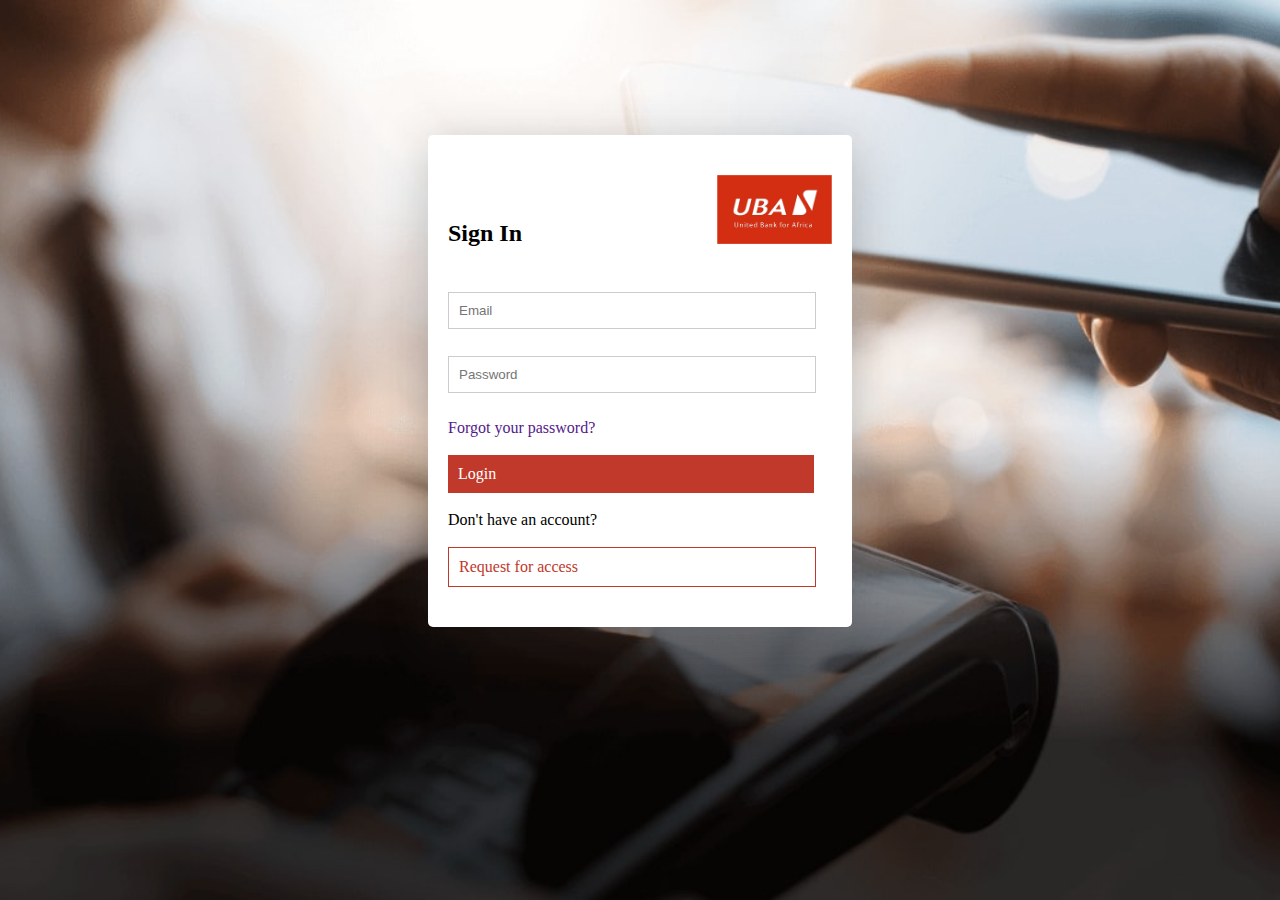
<file: index.html>
<!DOCTYPE html>
<html lang="en">
<head>
    <meta charset="UTF-8">
    <meta name="viewport" content="width=device-width, initial-scale=1.0">
    <meta http-equiv="X-UA-Compatible" content="ie=edge">
    <title>Angular app</title>
    <link rel="stylesheet" href="css/style.css">
</head>
<body>
    <div class="hero-bg">
        <div class="hero-bg_form-container">
            <form class="hero-bg_form" action="">
                <div class="hero-bg_form-first-content">
                    <a href="">
                        <img src="img/logo.png" alt="UBA Logo">
                    </a>
                </div>
                <h2 class="hero-bg_form-h2">Sign In</h2>
                <input type="email" name="email" class="email" placeholder="Email">
                <br>
                <input type="password" class="password" placeholder="Password">
                <br>
                <a href="">Forgot your password?</a>
                <br>
                <br>
                <a href="">
                    <div class="hero-form-login_btn">Login</div>
                </a>
                <br>
                <label for="account">Don't have an account?</label>
                <br>
                <br>
                <a href="">
                    <div class="hero-form-access-btn">Request for access</div>
                </a>
            </form>
        </div>
    </div>
</body>
</html>
</file>
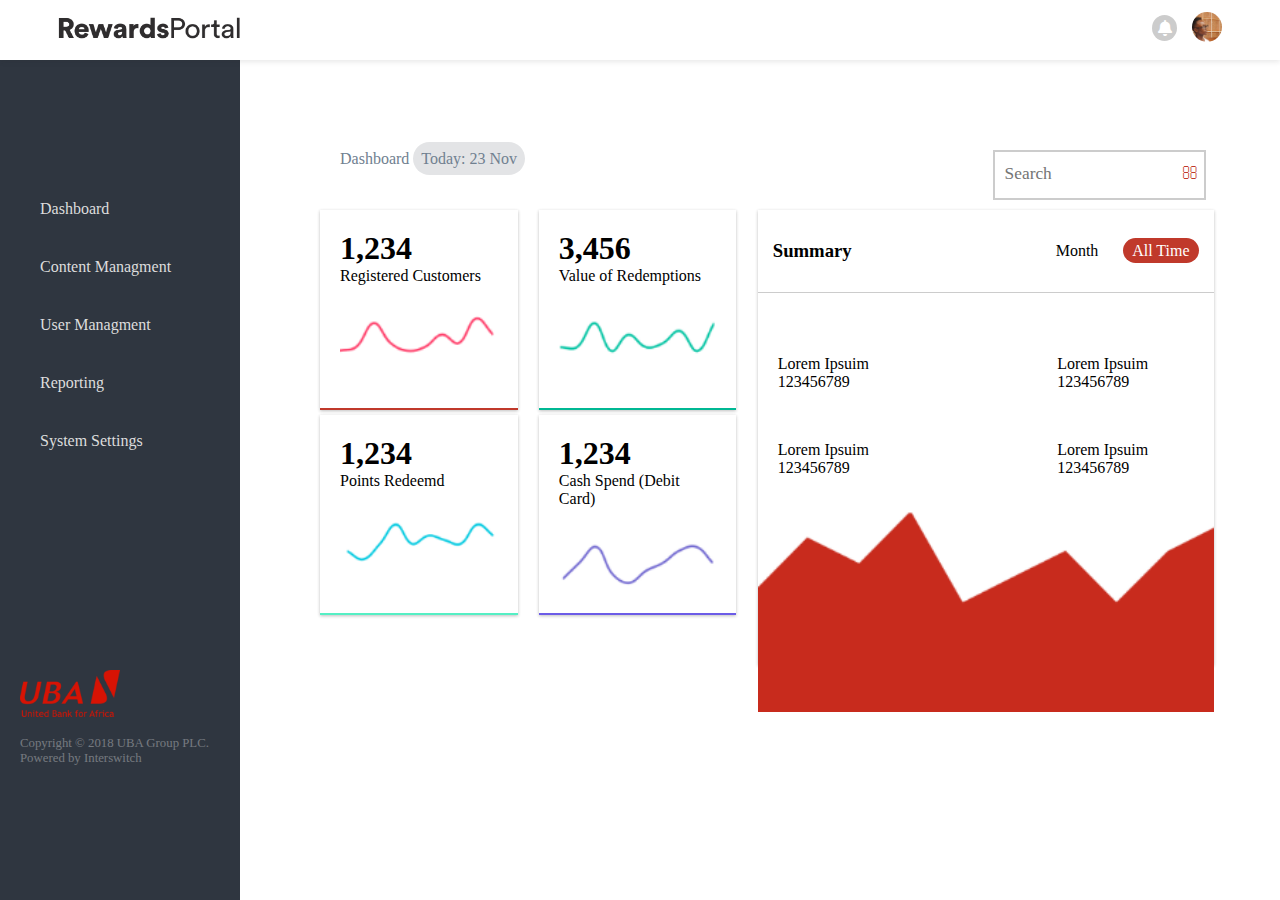
<file: rewards_portal.html>
<!DOCTYPE html>
<html lang="en">
<head>
    <meta charset="UTF-8">
    <meta name="viewport" content="width=device-width, initial-scale=1.0">
    <meta http-equiv="X-UA-Compatible" content="ie=edge">
    <title>UBA_Rewards_Admin</title>
    <link rel="stylesheet" href="https://use.fontawesome.com/releases/v5.5.0/css/all.css">
    <link rel="stylesheet" href="css/components/rewards_portal.css">
</head>
<body>

    <div class="grid-container">
        <header class="header">
            <div class="header__desc"><img class="header__logo" src="img/rewards-logo.png" alt="Rewards Portal"></div>
            <div class="header__profile"><i class="fas fa-bell"></i><img class="header__avatar-img" src="img/profile.png" alt=""></div>
        </header>
        <aside class="sidenav">
            <ul class="sidenav__list">
                <li class="sidenav__list-item">Dashboard</li>
                <li class="sidenav__list-item">Content Managment</li>
                <li class="sidenav__list-item">User Managment</li>
                <li class="sidenav__list-item">Reporting</li>
                <li class="sidenav__list-item">System Settings</li>
                <div class="sidenav__footer">
                    <img src="img/logo-red.png" width="50%" alt="UBA Logo">
                    <p>Copyright &copy; 2018 UBA Group PLC.<br>Powered by Interswitch</p>
                </div>
            </ul>
        </aside>
        <main class="main"></main>
    </div>

    <main class="main">
            <div class="stats-header">
              <div class="stats-header__heading">Dashboard <span class="today-stats">Today: 23 Nov</span></div>
              <div class="stats-header__updates"><p class="wrapper"><input placeholder="Search"/></p></div>
            </div>
        
                <div class="main-cards">
              <div class="card">
                  <p class="main-card__bold-p">1,234</p>Registered Customers
                  <img class="main-card__data-img" src="img/data-1.PNG" alt="">
                </div>

              <div class="card"><p class="main-card__bold-p">3,456</p>Value of Redemptions
                <img class="main-card__data-img" src="img/data-2.PNG" alt="">
            </div>

              <div class="card">
                  <div class="card-summary">
                        <h3>Summary</h3>
                        <p>Month <span class="red-box__desc">All Time</span></p>
                  </div>
               
                <div class="card-summary__content">
                    <div class="item-1">
                        <p>Lorem Ipsuim</p>
                        123456789
                    </div>
                    <div class="item-2">
                        <p>Lorem Ipsuim</p>
                        123456789
                    </div>
                  <div class="item-3">
                    <p>Lorem Ipsuim</p>
                    123456789
                  </div>
                   <div class="item-4">
                    <p>Lorem Ipsuim</p>
                    123456789
                   </div>
                </div>
                <img class="big-data" src="img/big-data.PNG" alt="">
                </div>

              <div class="card">
                  <p class="main-card__bold-p">1,234</p>Points Redeemd
                  <img class="main-card__data-img" src="img/data-3.PNG" alt="">
                </div>

              <div class="card">
                  <p class="main-card__bold-p">1,234</p>Cash Spend (Debit Card)
                  <img class="main-card__data-img" src="img/data-4.PNG" alt="">
                </div>
            </div>
          </main>
</body>
</html>
</file>
<file: css/style.css>
:root{
    --red-color: #c0392b;

    --sm-box-shadow: 0 5px 30px 0 rgba(43, 43, 43, 0.3);
    --md-box-shadow: 0 12px 50px 0 rgba(43, 43, 43, 0.3);
}

@import url("components/rewards_portal.css");

*{
    margin: 0;
    padding: 0;
}

a{
    text-decoration: none;
}

body{
    background: #fff;
}

.hero-bg{
    background: url(../img/bg.jpg) no-repeat center center / cover;
    height: 100vh;
    width: 100%;
}

.hero-bg_form-container{
    background: #fff;
    width: 30%;
    margin: auto;
    position: relative;
    top: 15vh;
    padding: 20px;
    box-shadow: var(--md-box-shadow);
    border-radius: 5px;
}

.hero-bg_form{
    margin-top: 10px;
    padding-top: 10px;
}

.hero-bg_form-first-content img{
    width: 30%;
    float: right;
}

.hero-bg_form input{
    margin-bottom: 2em;
    padding: 10px;
    width: 90%;
    border: 1px solid #ccc;
}

.hero-bg_form-h2{
    margin-top: 5vh;
}
.email{
    margin-top: 5vh;
}

.hero-form-login_btn{
    background: var(--red-color);
    width: 90%;
    padding: 10px;
    color: #fff; 
}

.hero-form-access-btn{
    border: 1px solid var(--red-color);
    width: 90%;
    padding: 10px;
    margin-bottom: 20px;
    color: var(--red-color);     
}
</file>
<file: css/components/rewards_portal.css>
:root{
    --red-color: #c0392b;

    --sm-box-shadow: 0 5px 30px 0 rgba(43, 43, 43, 0.3);
    --md-box-shadow: 0 12px 50px 0 rgba(43, 43, 43, 0.3);
}


*{
    margin: 0;
    padding: 0;
}

a{
    text-decoration: none;
}

body{
    background: #fff;
    overflow-x: hidden;
}

.container{
    padding-left: 30px;
    padding-right: 30px;
}

.grid-container{
    display: -ms-grid;
    display: grid;
    grid-template-columns: 240px 1fr;
    grid-template-rows: 60px 1fr 50px;
    grid-template-areas: 
    "header header"
    "sidenav main"
    "sidenav main";
}

.header{
    grid-area: header;
    display: flex;
    align-items: center;
    justify-content: space-between;
    padding: 0 16px;
    background-color: #fff;
    z-index: 2;
    box-shadow: 0 2px 5px 0 rgba(43, 43, 43, 0.1);
}
.header__desc {
    margin-left: 42px;
  }
.header__profile{
    margin-right: 42px;
}

  .header__logo{
      width: 60%;
  }

  .header__avatar-img{
    border-radius: 50%;
    width: 30px;
    height: 30px;
    object-fit: cover;
  }

  .fa-bell{
    background: #ccc;
    color: #fff;
    padding: 5px;
    width: 15px;
    position: relative;
    bottom: 8px;
    margin-right: 15px;
    text-align: center;
    border-radius: 50%;
    cursor: pointer;
}

.sidenav{
    grid-area: sidenav;
    display: flex;
  flex-direction: column;
  height: 100%;
  width: 240px;
  position: fixed;
  overflow-y: auto;
    background-color: #2f3640;
}

.main{
    grid-area: main;
    /* background-color: #8fd4d9; */
}

.sidenav__list {
    padding: 0;
    margin-top: 20vh;
    list-style-type: none;
  }

  .sidenav__list-item {
    padding: 20px 20px 20px 40px;
    color: #ddd;
  }

  .sidenav__footer{
      margin-top: 20vh;
      color: #ddd;
      padding: 20px;
  }
  .sidenav__footer p{
      opacity: 0.4;
      word-wrap: break-word;
      padding-top: 15px;
      font-size: 0.8em;
  }

.stats-header {
    display: flex;
    justify-content: space-between;
    margin: 20px;
    padding: 20px;
    height: 20px;
    color: slategray;
    margin-left: 25vw;
    margin-right: 3vw;
  }
  .today-stats{
    background-color: #e3e4e6;
    padding: 8px;
    border-radius: 50px;
  }

  .wrapper input[type="text"] {
    position: relative;
}

.wrapper input {
    font-family: 'FontAwesome';
    padding: 15px 35px 15px 10px;
    border: 2px solid #ccc;
    outline: none;
} /* This is for the placeholder */

.wrapper input:focus{
    border: 2px solid var(--red-color);
}
.wrapper input::placeholder{
    font-size: 1.3em;
}
.wrapper:after {
    font-family: 'FontAwesome';
    color: var(--red-color);
    position: relative;
    left: -24px;
    content: "\f002";
}


  
  .main-cards {
    display: grid;
    grid-column-gap: 5px;
    grid-template-columns: repeat(3, minmax(260px, 1fr));
    margin-left: 25vw;
    margin-right: 3vw;
  }
  
  .card {
    display: flex;
    flex-direction: column;
    /* align-items: center; */
    width: 100%;
    background-color: #fff;
    box-shadow: 0 1px 3px 0 rgba(43, 43, 43, 0.3);
    margin-bottom: 20px;
    -webkit-column-break-inside: avoid;
    /* padding: 24px; */
    box-sizing: border-box;
    user-select: none;
    -webkit-user-drag: none;
  }
.main-card__bold-p{
    font-weight: bold;
    font-size: 2em;
    text-align: left;
}
  .card-summary{
    display: flex;
    align-items: center;
    justify-content: space-between;
    padding: 30px 15px 30px 15px;
    margin-bottom: 10px;
    border-bottom: 1px solid #ccc; 
  }

  .card-summary__content{
      display: grid;
      grid-column-gap: 15px;
      grid-row-gap: 50px; 
      grid-template-columns: repeat(2, minmax(260px, 1fr));
      margin-right: -10vw;
      margin-top: 2em;
      padding: 20px;
  }

  .red-box__desc{
      background-color: var(--red-color);
      padding: 4px 9px 4px 9px;
      margin-left: 1.3em;
      color: #fff;
      border-radius: 50px;
      text-align: center;
  }

  .main-card__data-img{
      margin-top: 3vh;
      -webkit-user-drag: none;
  }
  
  /* Force varying heights to simulate dynamic content */
  .card:first-child {
    height: 200px;
    width: 65%;
    border-bottom: 2px solid var(--red-color);
    padding: 20px;
  }
  
  .card:nth-child(2) {
    height: 200px;
    width: 65%;
    margin-left: -10vh;
    border-bottom: 2px solid #00b894;
    padding: 20px;
  }
  
  .card:nth-child(3) {
    height: 455px;
    width: 150%;
    margin-left: -20vh;
  }
.big-data{
    object-fit: cover;
    width: 100%;
    height: 100%;
    -webkit-user-drag: none;
}

  .card:nth-child(4) {
    height: 200px;
    width: 65%;
    margin-top: -30vh;
    border-bottom: 2px solid #55efc4;
    padding: 20px;
  }
  .card:nth-child(5) {
    height: 200px;
    width: 65%;
    margin-top: -30vh;
    margin-left: -10vh;
    border-bottom: 2px solid #6c5ce7;
    padding: 20px;
  }
</file>
